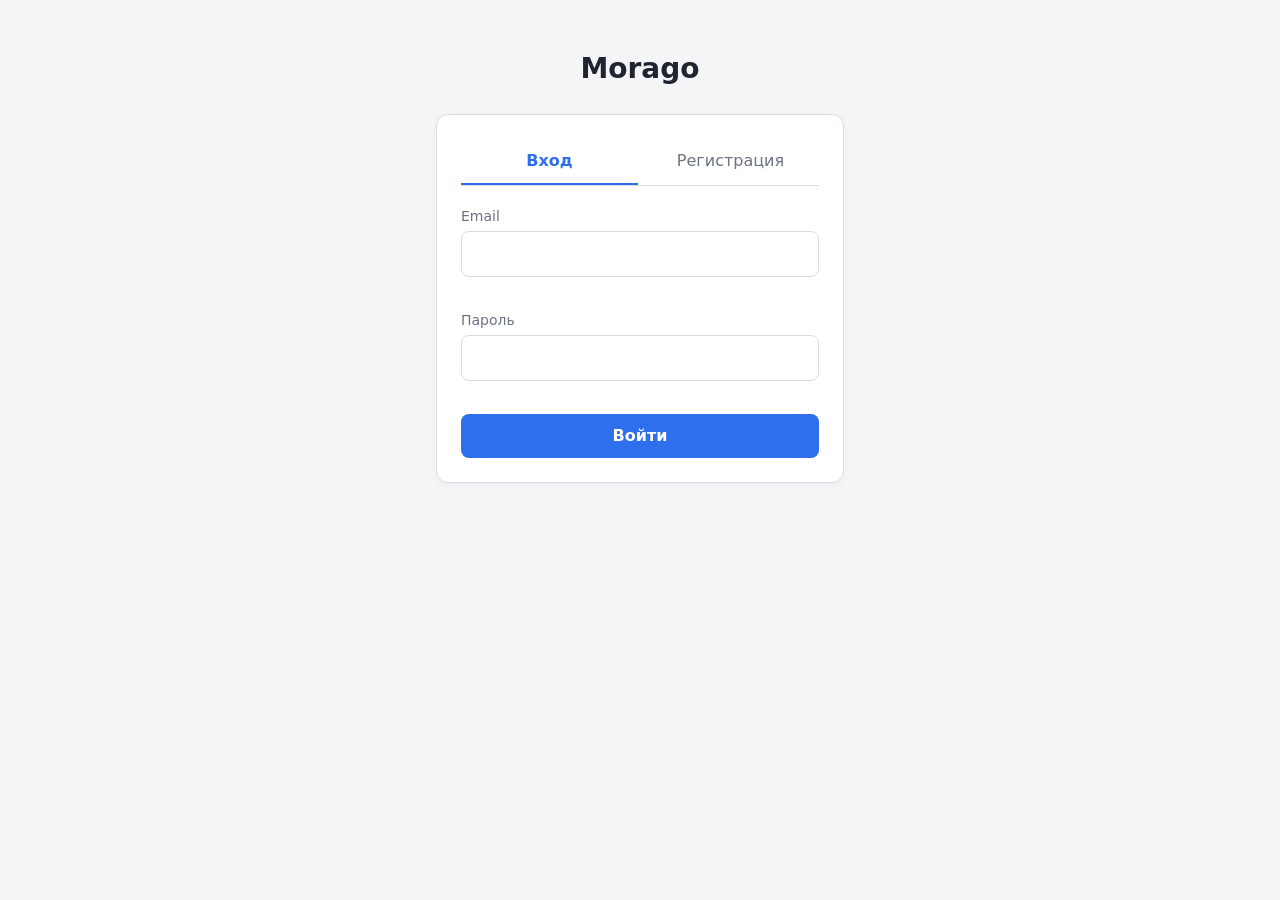
<file: src/main/resources/static/index.html>
<!-- index.html — главная страница веб-клиента morago: экраны «вход/регистрация», «вошёл» (каталог) и «звонок». -->
<!DOCTYPE html>
<html lang="ru">
<head>
    <meta charset="UTF-8">
    <meta name="viewport" content="width=device-width, initial-scale=1">
    <title>Morago</title>
    <link rel="stylesheet" href="style.css">
</head>
<body>
<main class="page">
    <h1 class="logo">Morago</h1>

    <!-- Экран: вход / регистрация -->
    <section id="auth-screen" class="card" hidden>
        <div class="tabs">
            <button type="button" class="tab active" data-mode="login">Вход</button>
            <button type="button" class="tab" data-mode="register">Регистрация</button>
        </div>

        <form id="auth-form" novalidate>
            <label class="field">
                <span>Email</span>
                <input id="email" name="email" type="email" autocomplete="username" required>
                <small class="field-error" data-field="email"></small>
            </label>
            <label class="field">
                <span>Пароль</span>
                <input id="password" name="password" type="password" autocomplete="current-password"
                       minlength="6" required>
                <small class="field-error" data-field="password"></small>
            </label>

            <p id="auth-error" class="form-error" hidden></p>

            <button id="auth-submit" type="submit" class="primary">Войти</button>
        </form>
    </section>

    <!-- Экран: пользователь вошёл -->
    <section id="home-screen" class="card" hidden>
        <header class="user-bar">
            <div class="user-info">
                <span id="user-email" class="user-email"></span>
                <span id="user-roles" class="user-roles"></span>
                <span class="user-balance">Баланс: <b id="user-balance"></b></span>
            </div>
            <button id="logout-button" type="button" class="secondary">Выйти</button>
        </header>

        <div id="online-box" class="online-box" hidden>
            <label class="switch">
                <input id="online-toggle" type="checkbox">
                <span>На связи</span>
            </label>
            <small id="online-error" class="field-error"></small>
        </div>

        <div class="catalog-head">
            <h2>Переводчики</h2>
            <button id="catalog-refresh" type="button" class="secondary">Обновить</button>
        </div>
        <p id="catalog-error" class="form-error" hidden></p>
        <p id="catalog-empty" class="hint" hidden>Сейчас нет проверенных переводчиков. Загляните позже.</p>
        <ul id="catalog-list" class="catalog"></ul>
    </section>

    <!-- Экран: исходящий звонок, ждём ответа переводчика -->
    <section id="call-screen" class="card" hidden>
        <h2 class="call-title">Ждём переводчика…</h2>
        <p class="call-peer">Переводчик: <b id="call-translator"></b></p>
        <p id="call-error" class="form-error" hidden></p>
        <button id="call-cancel" type="button" class="secondary">Отменить</button>
    </section>

    <p id="loading" class="hint">Загрузка…</p>
</main>

<script src="api.js"></script>
<script src="errors.js"></script>
<script src="catalog.js"></script>
<script src="online-toggle.js"></script>
<script src="call-screen.js"></script>
<script src="app.js"></script>
</body>
</html>
</file>
<file: src/main/resources/static/style.css>
/* style.css — стили веб-клиента morago: карточка по центру, формы, шапка, каталог, экран звонка, узкие экраны. */

:root {
    --bg: #f4f5f7;
    --card: #ffffff;
    --text: #1f2430;
    --muted: #6b7280;
    --border: #d9dce3;
    --accent: #2f6fed;
    --accent-hover: #2459c4;
    --error: #c62828;
    --error-bg: #fdecea;
}

* {
    box-sizing: border-box;
}

body {
    margin: 0;
    min-height: 100vh;
    background: var(--bg);
    color: var(--text);
    font: 16px/1.5 system-ui, -apple-system, "Segoe UI", Roboto, sans-serif;
}

[hidden] {
    display: none !important;
}

.page {
    max-width: 440px;
    margin: 0 auto;
    padding: 48px 16px;
}

.logo {
    margin: 0 0 24px;
    text-align: center;
    font-size: 28px;
}

.card {
    background: var(--card);
    border: 1px solid var(--border);
    border-radius: 12px;
    padding: 24px;
    box-shadow: 0 2px 8px rgba(0, 0, 0, 0.04);
}

.tabs {
    display: flex;
    gap: 4px;
    margin-bottom: 20px;
    border-bottom: 1px solid var(--border);
}

.tab {
    flex: 1;
    padding: 10px;
    border: none;
    border-bottom: 2px solid transparent;
    background: none;
    color: var(--muted);
    font: inherit;
    cursor: pointer;
}

.tab.active {
    color: var(--accent);
    border-bottom-color: var(--accent);
    font-weight: 600;
}

.field {
    display: block;
    margin-bottom: 16px;
}

.field span {
    display: block;
    margin-bottom: 4px;
    font-size: 14px;
    color: var(--muted);
}

.field input {
    width: 100%;
    padding: 10px 12px;
    border: 1px solid var(--border);
    border-radius: 8px;
    font: inherit;
}

.field input:focus {
    outline: 2px solid var(--accent);
    outline-offset: -1px;
}

.field-error {
    display: block;
    min-height: 1em;
    margin-top: 4px;
    color: var(--error);
    font-size: 13px;
}

.form-error {
    margin: 0 0 16px;
    padding: 10px 12px;
    border-radius: 8px;
    background: var(--error-bg);
    color: var(--error);
    font-size: 14px;
}

button.primary,
button.secondary {
    padding: 10px 16px;
    border-radius: 8px;
    font: inherit;
    cursor: pointer;
}

button.primary {
    width: 100%;
    border: none;
    background: var(--accent);
    color: #fff;
    font-weight: 600;
}

button.primary:hover {
    background: var(--accent-hover);
}

button.secondary {
    border: 1px solid var(--border);
    background: #fff;
    color: var(--text);
}

button:disabled {
    opacity: 0.6;
    cursor: default;
}

.user-bar {
    display: flex;
    align-items: center;
    justify-content: space-between;
    gap: 12px;
    flex-wrap: wrap;
    padding-bottom: 16px;
    border-bottom: 1px solid var(--border);
}

.user-info {
    display: flex;
    flex-direction: column;
    min-width: 0;
}

.user-email {
    font-weight: 600;
    overflow-wrap: anywhere;
}

.user-roles,
.user-balance {
    font-size: 14px;
    color: var(--muted);
}

.hint {
    color: var(--muted);
    text-align: center;
}

.online-box {
    padding: 12px 0;
    border-bottom: 1px solid var(--border);
}

.switch {
    display: inline-flex;
    align-items: center;
    gap: 8px;
    font-weight: 600;
    cursor: pointer;
}

.switch input {
    width: 18px;
    height: 18px;
    accent-color: var(--accent);
}

.catalog-head {
    display: flex;
    align-items: center;
    justify-content: space-between;
    gap: 12px;
    margin: 16px 0 12px;
}

.catalog-head h2,
.call-title {
    margin: 0;
    font-size: 20px;
}

.catalog {
    margin: 0;
    padding: 0;
    list-style: none;
}

.translator {
    display: flex;
    align-items: center;
    justify-content: space-between;
    gap: 12px;
    padding: 12px 0;
    border-top: 1px solid var(--border);
}

.translator-info {
    display: flex;
    flex-direction: column;
    min-width: 0;
}

.translator-email {
    font-weight: 600;
    overflow-wrap: anywhere;
}

.translator-bio,
.translator-rate {
    font-size: 14px;
    overflow-wrap: anywhere;
}

.translator-bio {
    color: var(--muted);
}

.status {
    font-size: 13px;
}

.status.online {
    color: #1b873f;
}

.status.offline {
    color: var(--muted);
}

button.call-button {
    width: auto;
    flex-shrink: 0;
}

.call-peer {
    overflow-wrap: anywhere;
}

@media (max-width: 480px) {
    .page {
        padding: 24px 12px;
    }

    .card {
        padding: 16px;
    }

    .user-bar button {
        width: 100%;
    }

    .translator {
        flex-direction: column;
        align-items: stretch;
    }

    button.call-button {
        width: 100%;
    }
}
</file>
